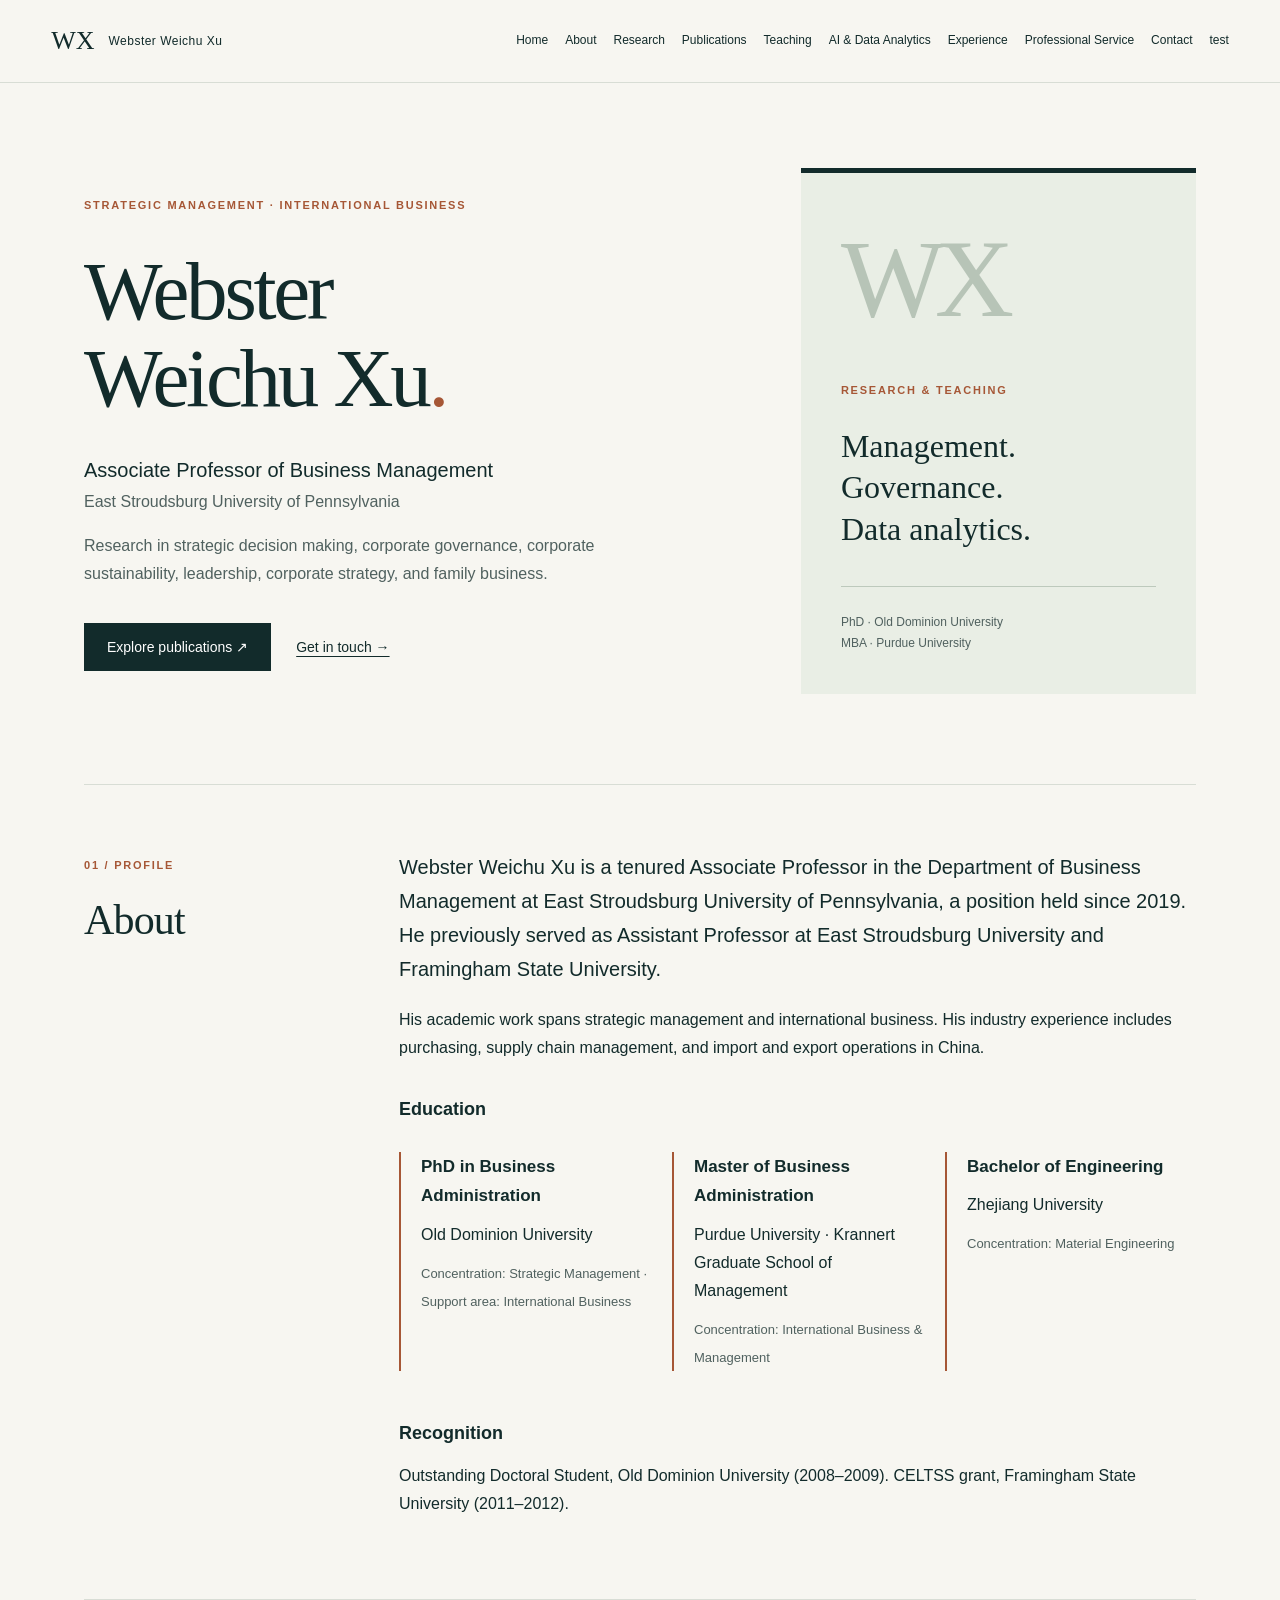
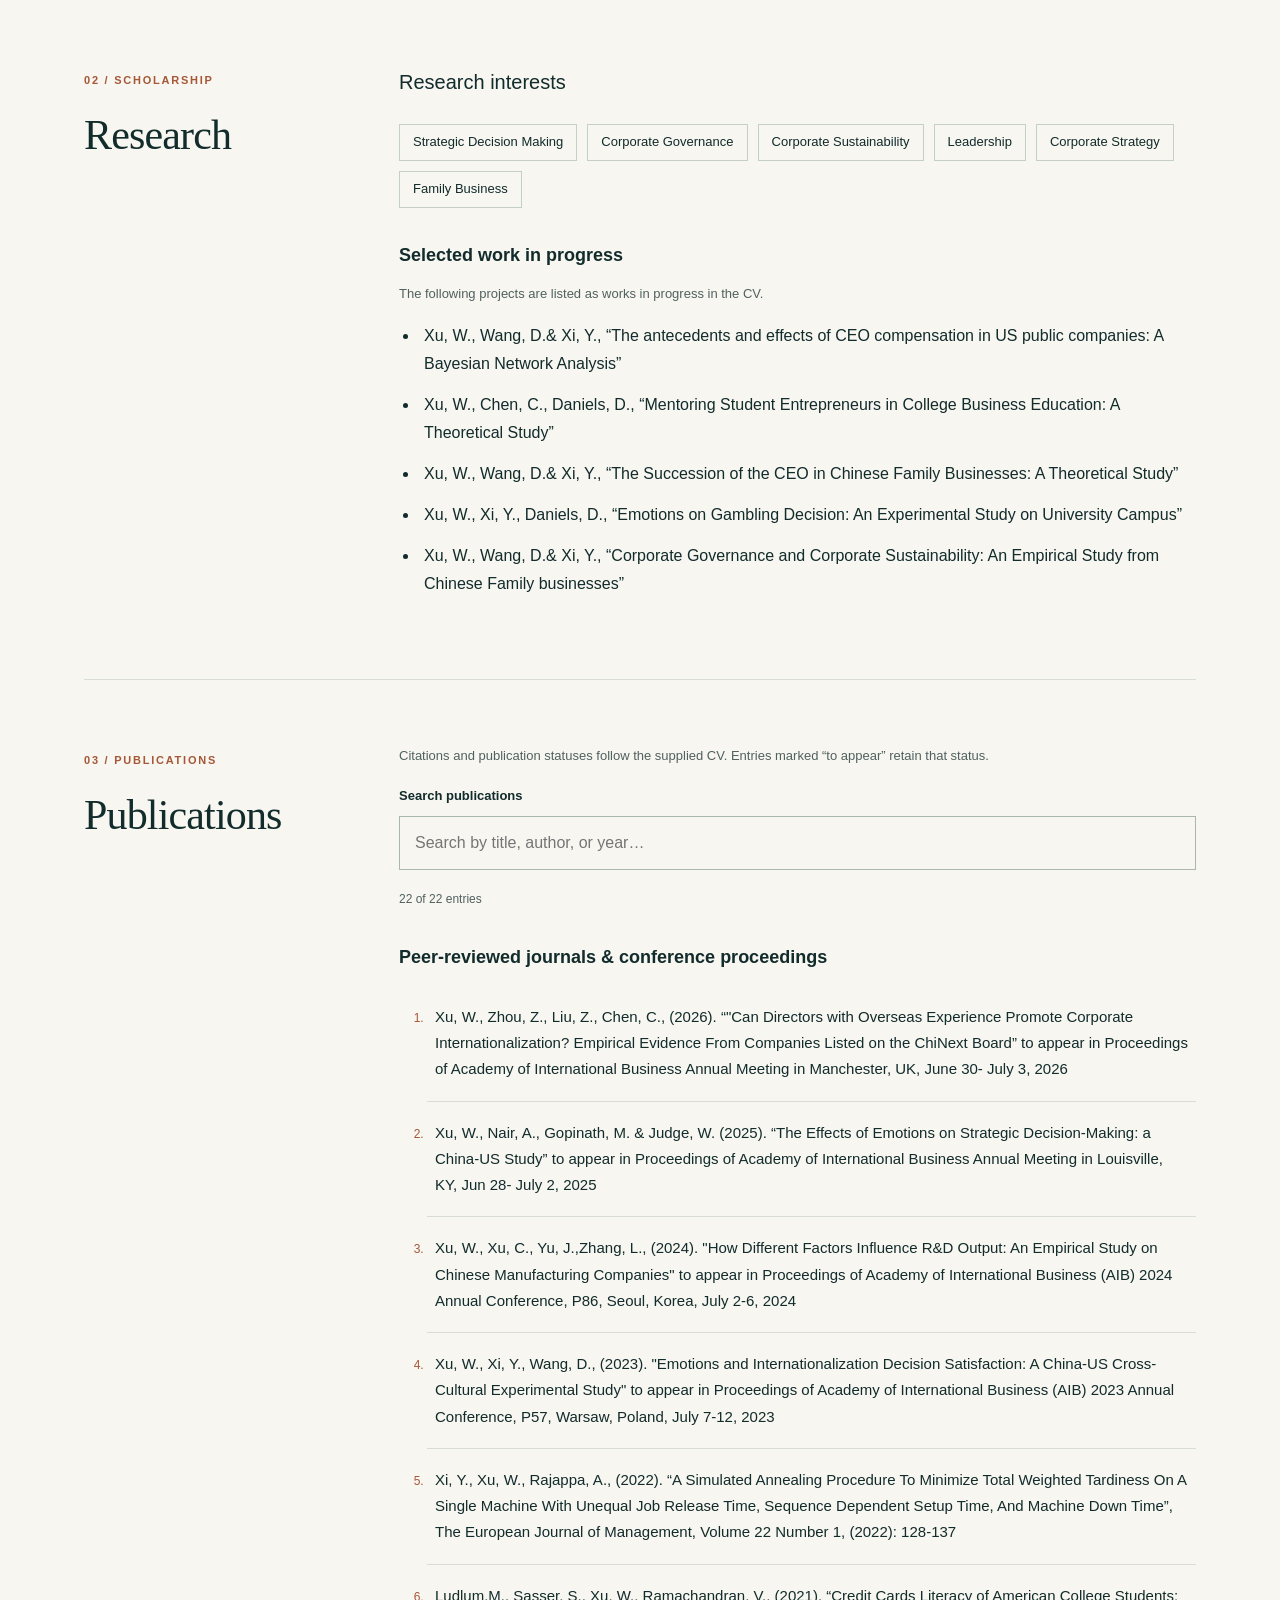
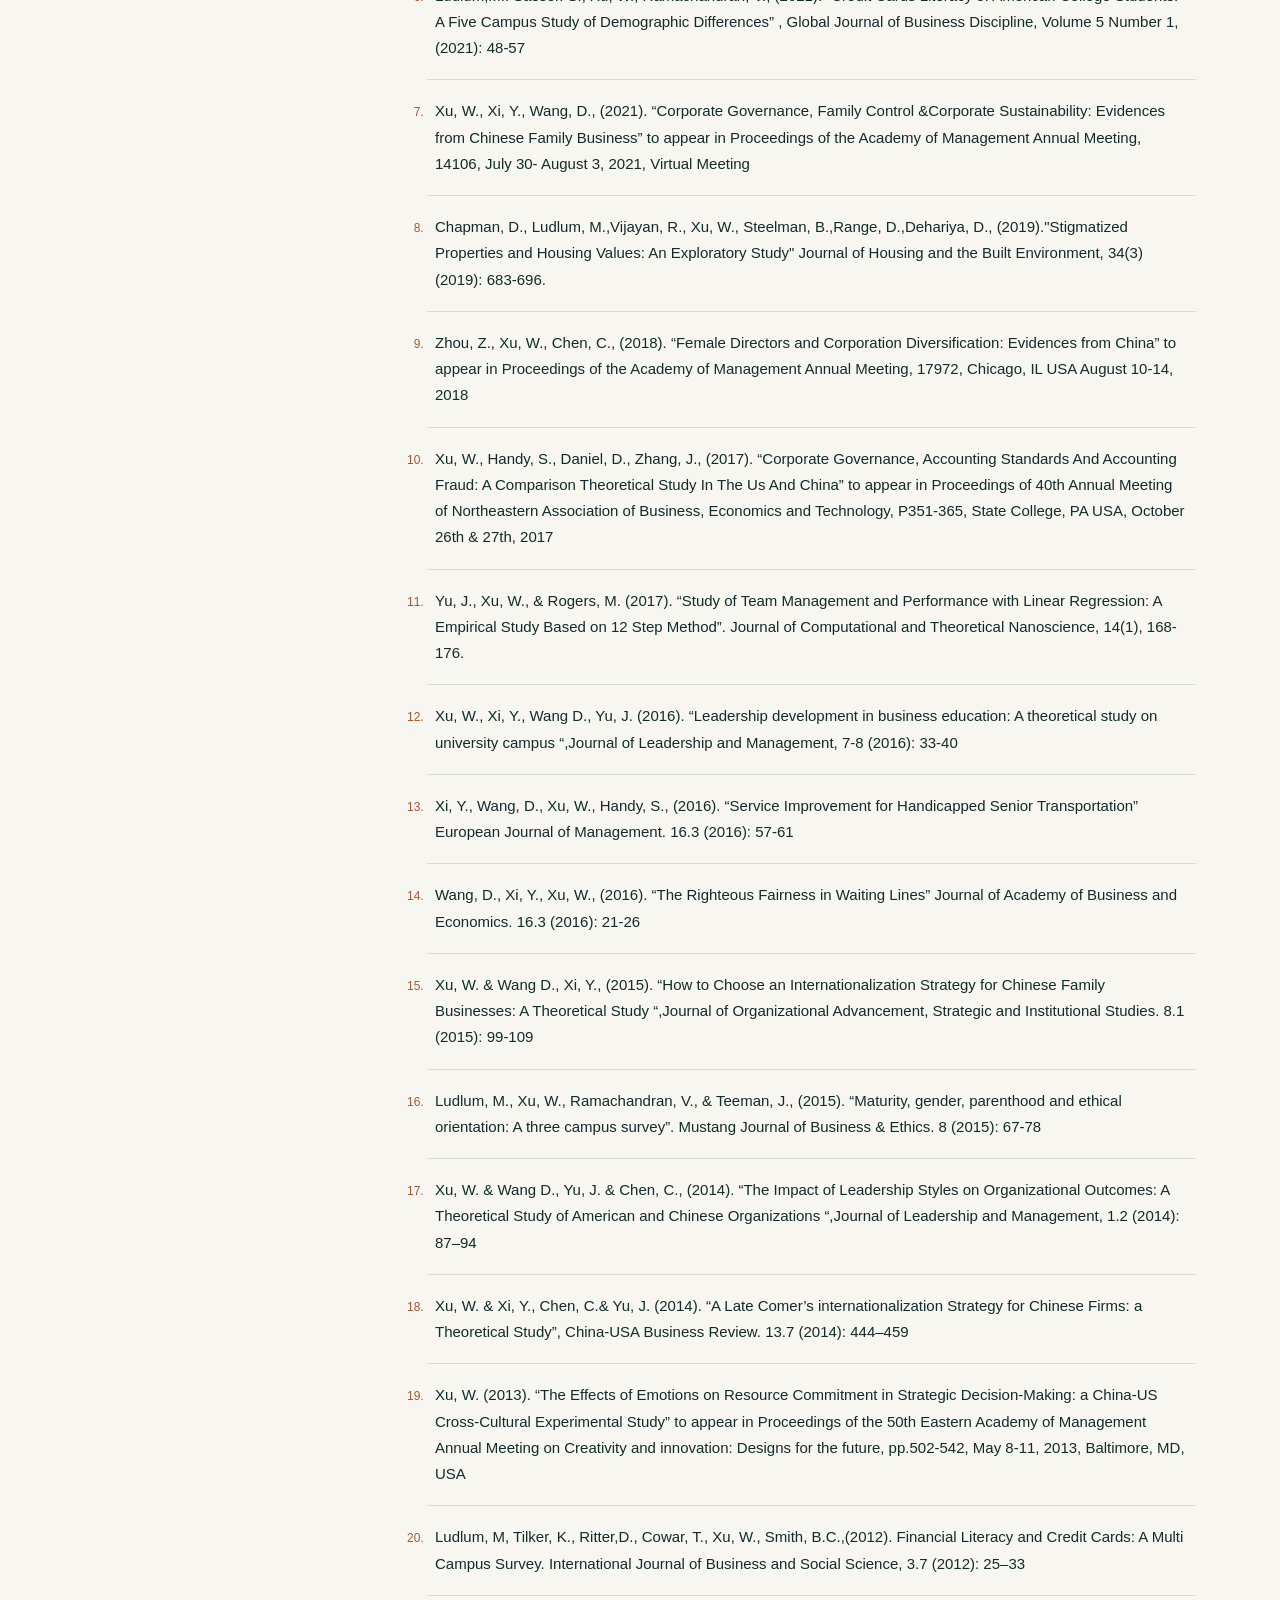
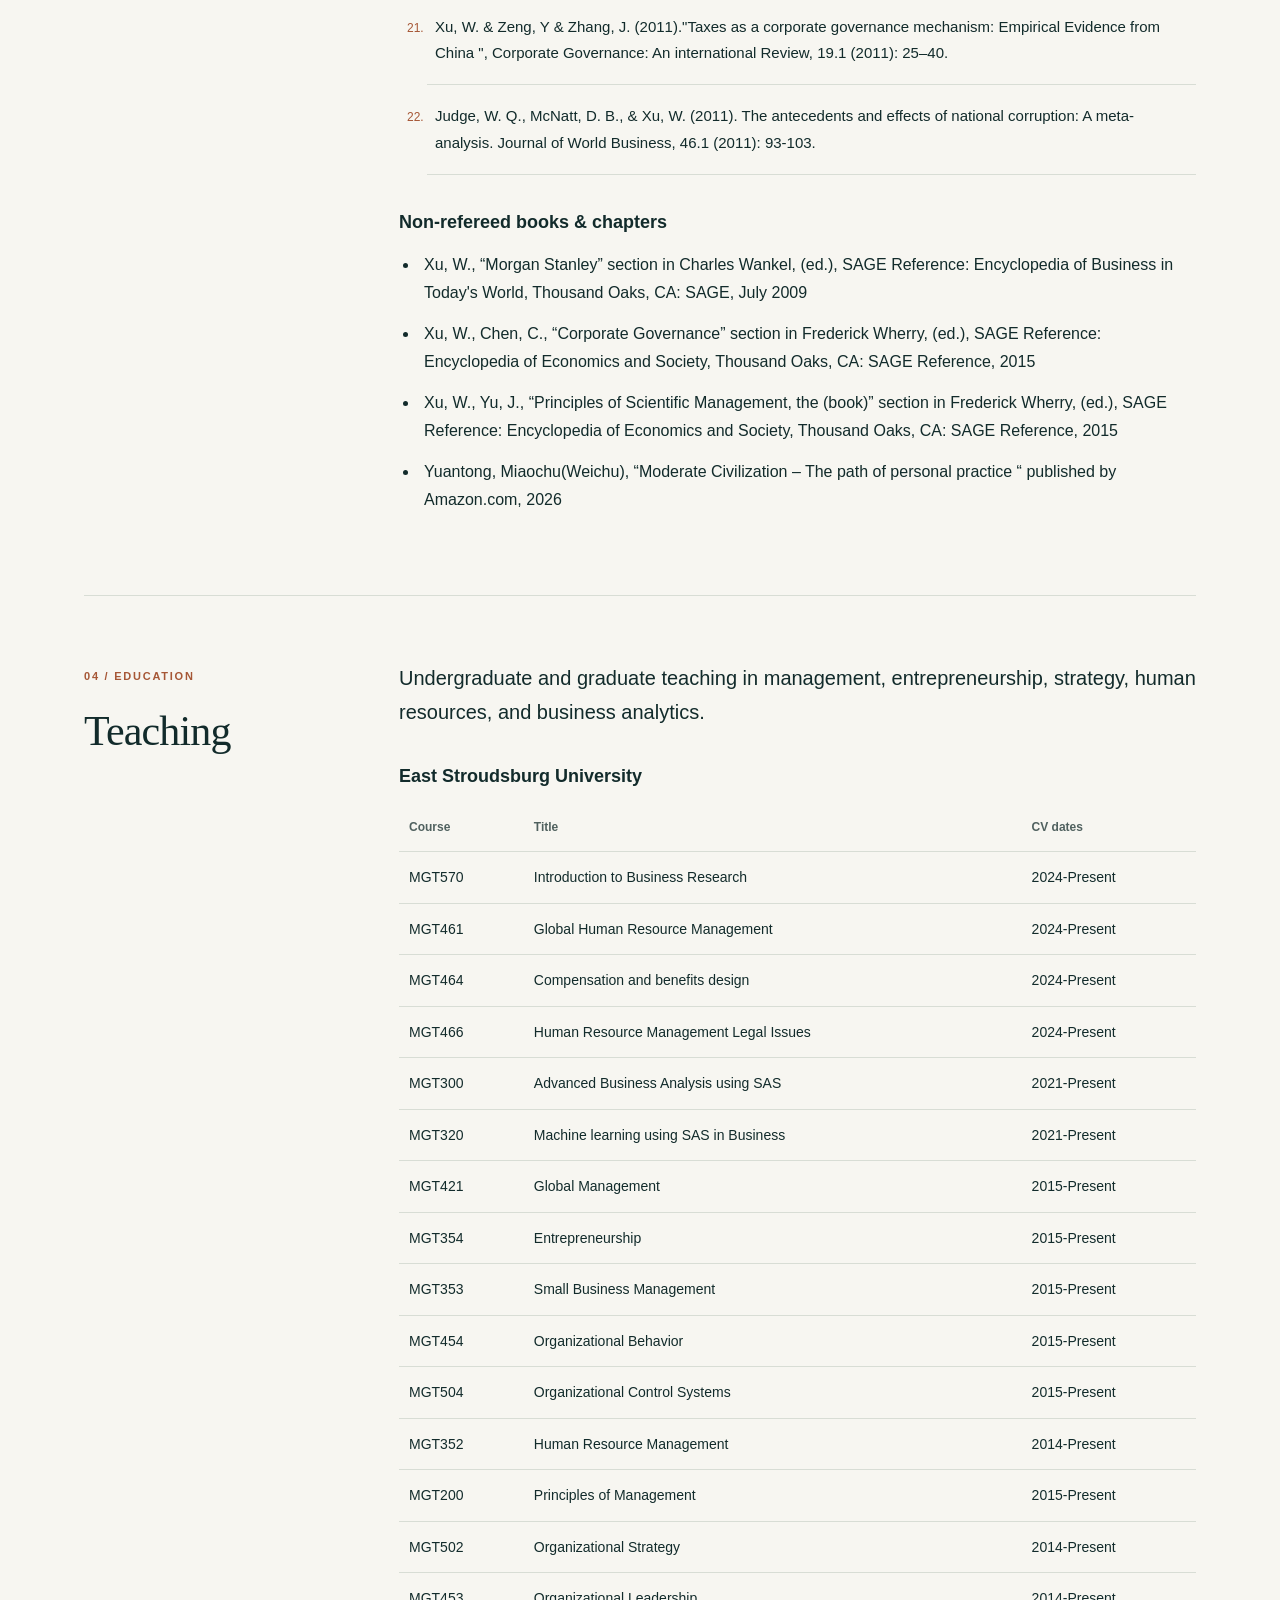
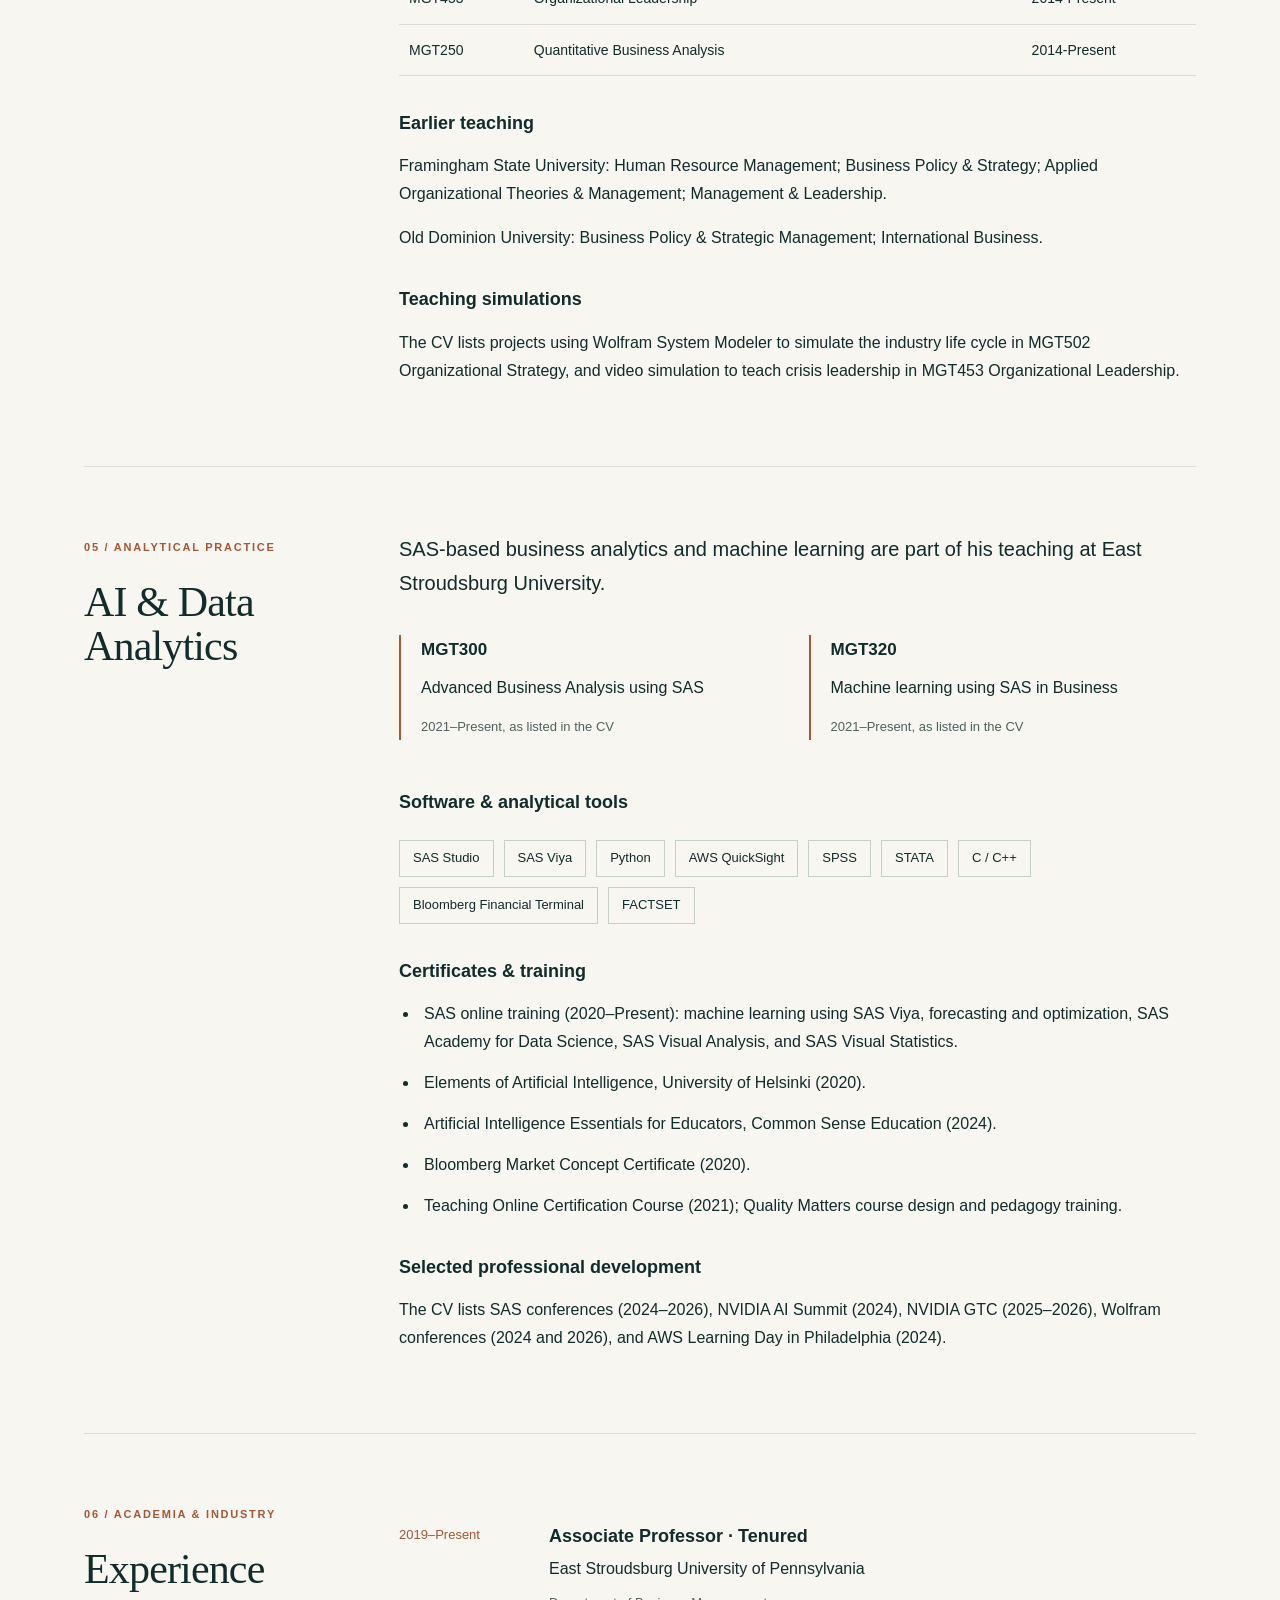
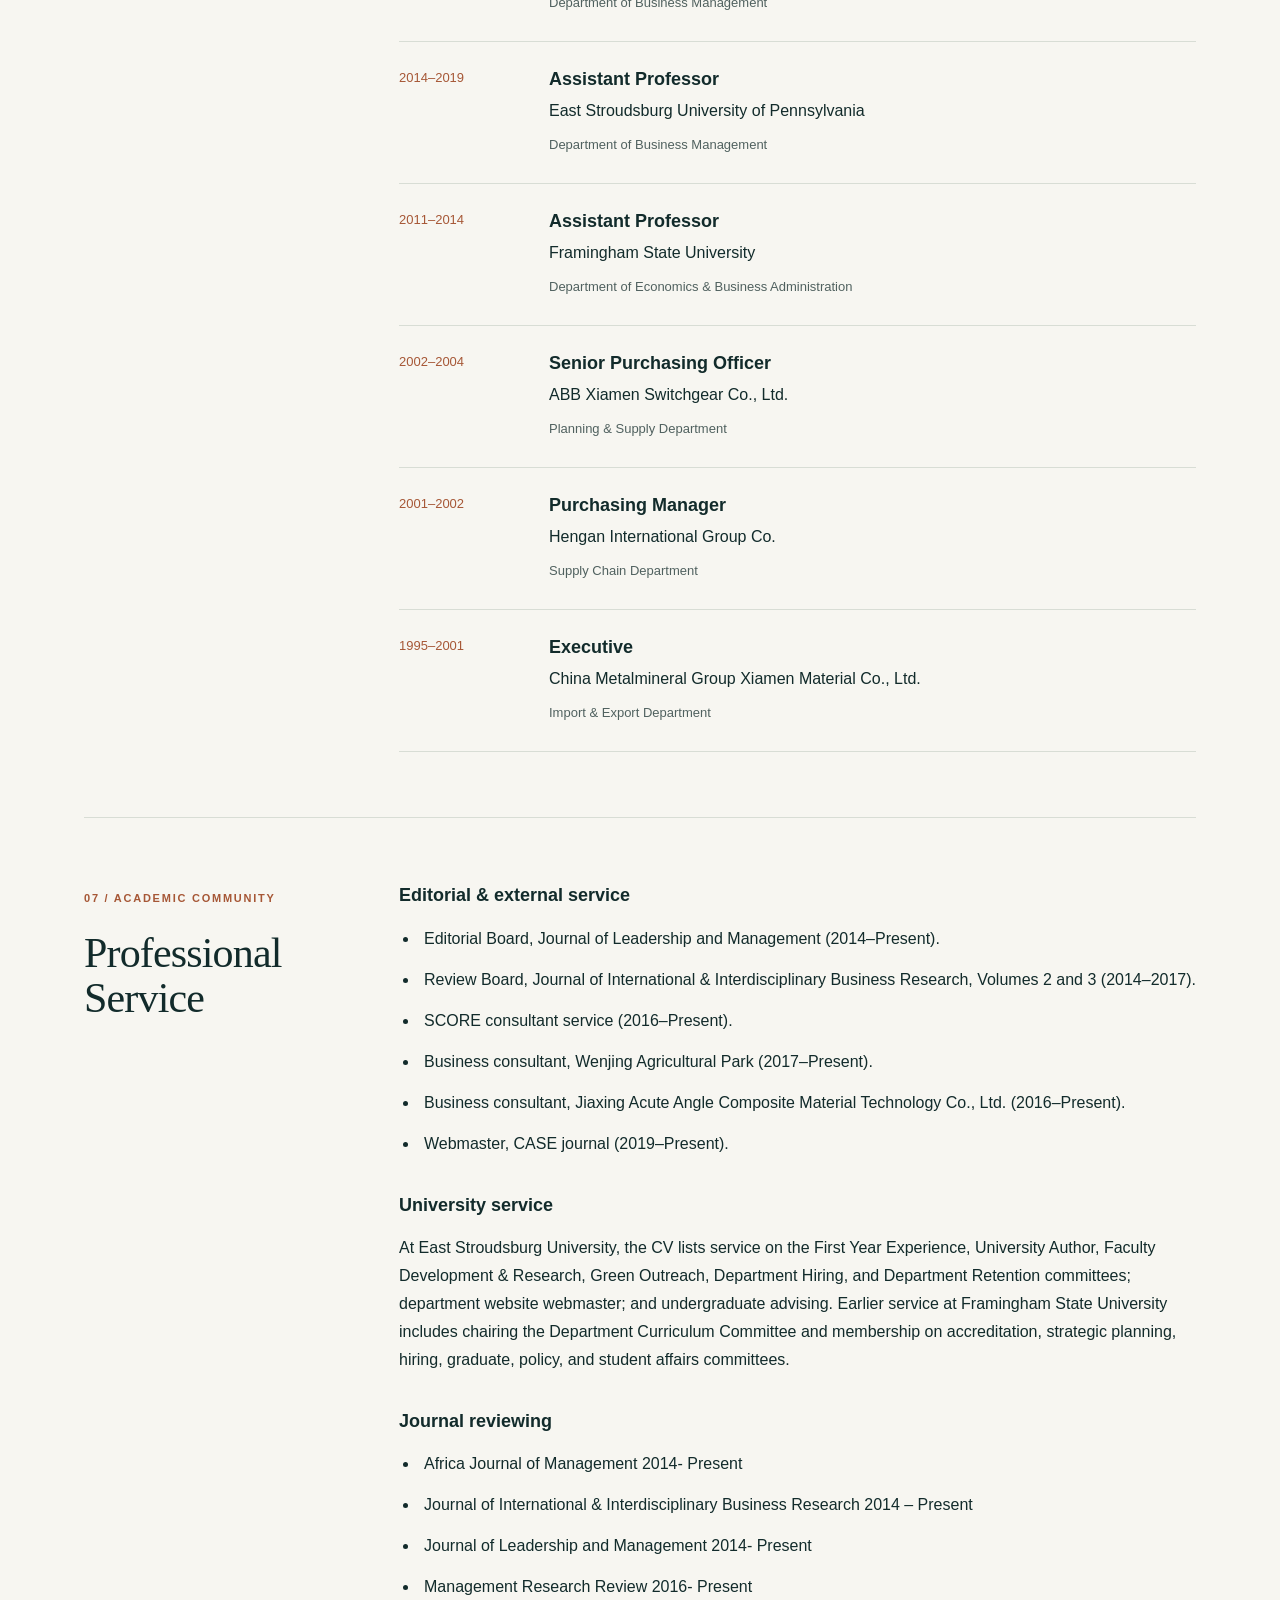
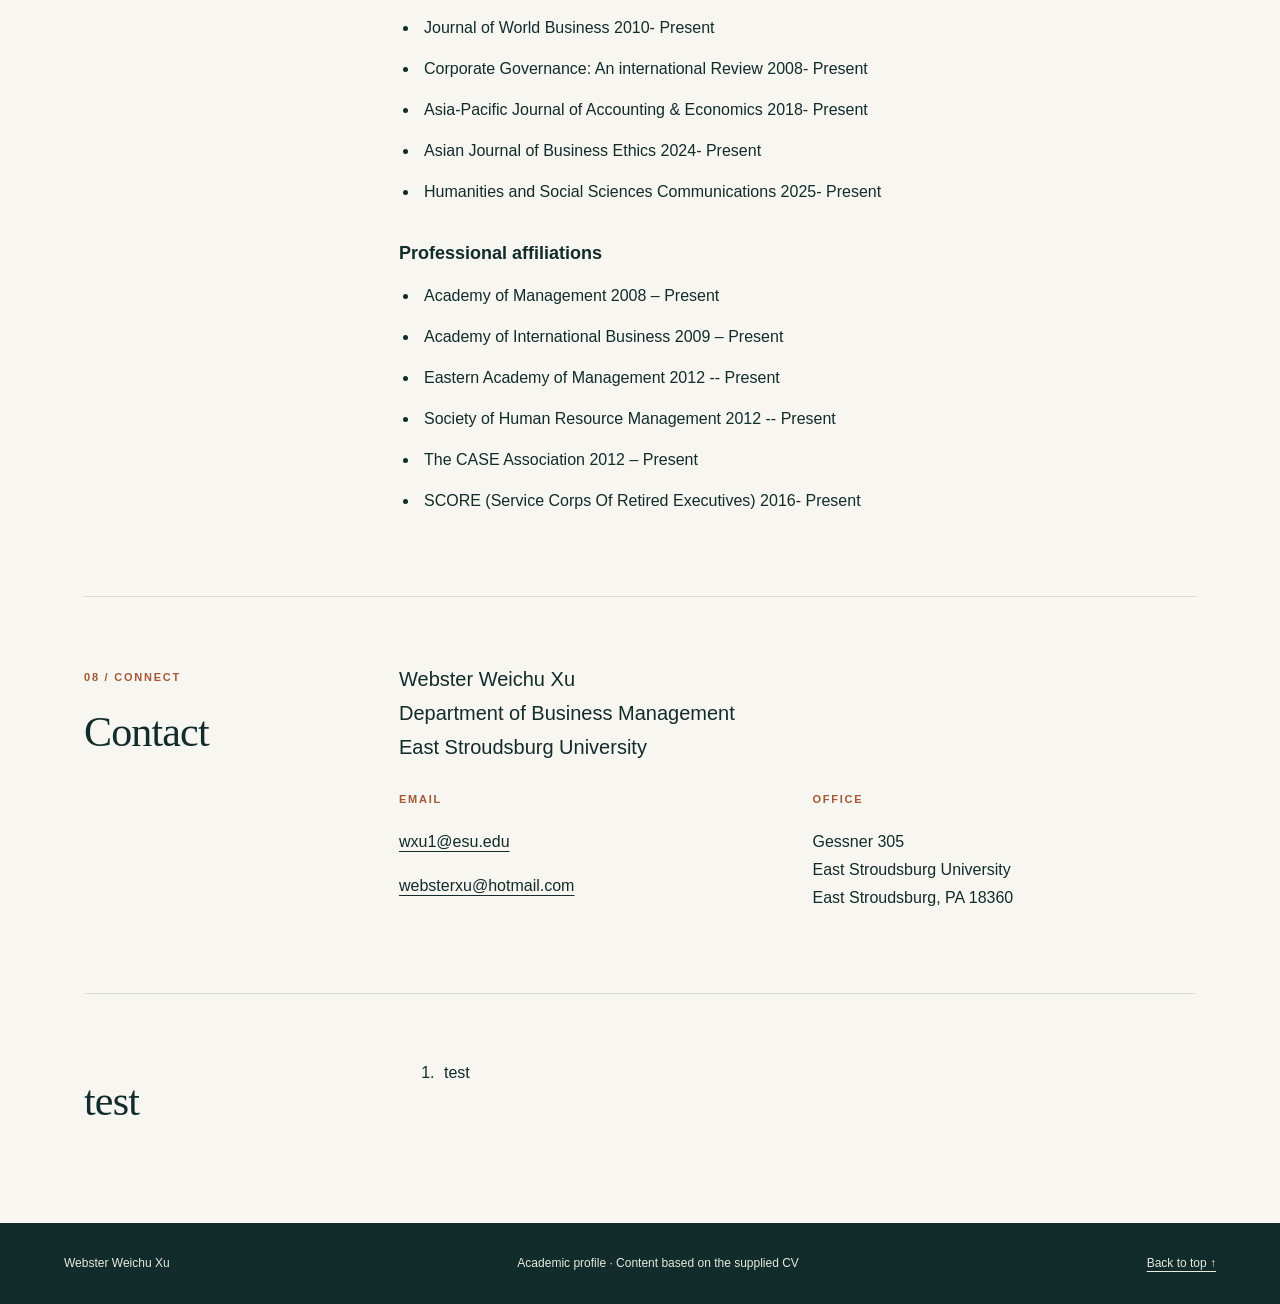
<file: index.html>
<!doctype html><html lang="en"><head><meta charset="utf-8"><meta name="viewport" content="width=device-width, initial-scale=1"><title>Webster Weichu Xu | Academic Website</title><meta name="description" content="Webster Weichu Xu, Associate Professor of Business Management at East Stroudsburg University. Research, publications, teaching, and AI and data analytics."><meta name="theme-color" content="#122b2b"><link rel="stylesheet" href="styles.css"></head><body><a class="skip-link" href="#about">Skip to content</a><header><a class="brand" href="#home">WX<span>Webster Weichu Xu</span></a><button id="menu" type="button" aria-expanded="false" aria-controls="nav">Menu</button><nav id="nav" aria-label="Main navigation"><a href="#home">Home</a><a href="#about">About</a><a href="#research">Research</a><a href="#publications">Publications</a><a href="#teaching">Teaching</a><a href="#ai-data">AI & Data Analytics</a><a href="#experience">Experience</a><a href="#service">Professional Service</a><a href="#contact">Contact</a><a href="#custom-test">test</a></nav></header><main><section id="home" class="hero"><div class="hero-copy"><span class="eyebrow">STRATEGIC MANAGEMENT · INTERNATIONAL BUSINESS</span><h1>Webster<br>Weichu Xu<span class="accent">.</span></h1><p class="role">Associate Professor of Business Management</p><p class="institution">East Stroudsburg University of Pennsylvania</p><p class="intro">Research in strategic decision making, corporate governance, corporate sustainability, leadership, corporate strategy, and family business.</p><div class="actions"><a class="button" href="#publications">Explore publications <span aria-hidden="true">↗</span></a><a class="text-link" href="#contact">Get in touch →</a></div></div><aside class="hero-aside"><div class="monogram" aria-hidden="true">WX</div><p class="eyebrow">RESEARCH & TEACHING</p><p>Management.<br>Governance.<br>Data analytics.</p><div class="aside-foot">PhD · Old Dominion University<br>MBA · Purdue University</div></aside></section><section id="about" class="section"><div class="section-title"><span class="eyebrow">01 / PROFILE</span><h2>About</h2></div><div class="section-body"><p class="lead">Webster Weichu Xu is a tenured Associate Professor in the Department of Business Management at East Stroudsburg University of Pennsylvania, a position held since 2019. He previously served as Assistant Professor at East Stroudsburg University and Framingham State University.</p><p>His academic work spans strategic management and international business. His industry experience includes purchasing, supply chain management, and import and export operations in China.</p><h3>Education</h3><div class="education"><article><h4>PhD in Business Administration</h4><p>Old Dominion University</p><small>Concentration: Strategic Management · Support area: International Business</small></article><article><h4>Master of Business Administration</h4><p>Purdue University · Krannert Graduate School of Management</p><small>Concentration: International Business & Management</small></article><article><h4>Bachelor of Engineering</h4><p>Zhejiang University</p><small>Concentration: Material Engineering</small></article></div><h3>Recognition</h3><p>Outstanding Doctoral Student, Old Dominion University (2008–2009). CELTSS grant, Framingham State University (2011–2012).</p></div></section><section id="research" class="section"><div class="section-title"><span class="eyebrow">02 / SCHOLARSHIP</span><h2>Research</h2></div><div class="section-body"><p class="lead">Research interests</p><div class="tags"><span>Strategic Decision Making</span><span>Corporate Governance</span><span>Corporate Sustainability</span><span>Leadership</span><span>Corporate Strategy</span><span>Family Business</span></div><h3>Selected work in progress</h3><p class="note">The following projects are listed as works in progress in the CV.</p><ul><li>Xu, W., Wang, D.&amp; Xi, Y., “The antecedents and effects of CEO compensation in US public companies: A Bayesian Network Analysis”</li><li>Xu, W., Chen, C., Daniels, D., “Mentoring Student Entrepreneurs in College Business Education: A Theoretical Study”</li><li>Xu, W., Wang, D.&amp; Xi, Y., “The Succession of the CEO in Chinese Family Businesses: A Theoretical Study”</li><li>Xu, W., Xi, Y., Daniels, D., “Emotions on Gambling Decision: An Experimental Study on University Campus”</li><li>Xu, W., Wang, D.&amp; Xi, Y., “Corporate Governance and Corporate Sustainability: An Empirical Study from Chinese Family businesses”</li></ul></div></section><section id="publications" class="section"><div class="section-title"><span class="eyebrow">03 / PUBLICATIONS</span><h2>Publications</h2></div><div class="section-body"><p class="note">Citations and publication statuses follow the supplied CV. Entries marked “to appear” retain that status.</p><label class="search-label" for="pub-search">Search publications</label><input id="pub-search" type="search" placeholder="Search by title, author, or year…"><p id="pub-count" aria-live="polite"></p><h3>Peer-reviewed journals & conference proceedings</h3><ol class="publications"><li class="publication">Xu, W., Zhou, Z., Liu, Z., Chen, C., (2026). “&quot;Can Directors with Overseas Experience Promote Corporate Internationalization? Empirical Evidence From Companies Listed on the ChiNext Board” to appear in Proceedings of Academy of International Business Annual Meeting in Manchester, UK, June 30- July 3, 2026</li><li class="publication">Xu, W., Nair, A., Gopinath, M. &amp; Judge, W. (2025). “The Effects of Emotions on Strategic Decision-Making: a China-US Study” to appear in Proceedings of Academy of International Business Annual Meeting in Louisville, KY, Jun 28- July 2, 2025</li><li class="publication">Xu, W., Xu, C., Yu, J.,Zhang, L., (2024). &quot;How Different Factors Influence R&amp;D Output: An Empirical Study on Chinese Manufacturing Companies&quot; to appear in Proceedings of Academy of International Business (AIB) 2024 Annual Conference, P86, Seoul, Korea, July 2-6, 2024</li><li class="publication">Xu, W., Xi, Y., Wang, D., (2023). &quot;Emotions and Internationalization Decision Satisfaction: A China-US Cross-Cultural Experimental Study&quot; to appear in Proceedings of Academy of International Business (AIB) 2023 Annual Conference, P57, Warsaw, Poland, July 7-12, 2023</li><li class="publication">Xi, Y., Xu, W., Rajappa, A., (2022). “A Simulated Annealing Procedure To Minimize Total Weighted Tardiness On A   Single Machine With Unequal Job Release Time, Sequence Dependent Setup Time, And Machine Down Time”, The European Journal of Management, Volume 22 Number 1, (2022): 128-137</li><li class="publication">Ludlum,M.. Sasser. S., Xu, W., Ramachandran, V., (2021). “Credit Cards Literacy of American College Students: A Five Campus Study of Demographic Differences” , Global Journal of Business Discipline, Volume 5 Number 1,(2021): 48-57</li><li class="publication">Xu, W., Xi, Y., Wang, D., (2021). “Corporate Governance, Family Control &amp;Corporate Sustainability: Evidences from Chinese Family Business” to appear in Proceedings of the Academy of Management Annual Meeting, 14106,  July 30- August 3, 2021, Virtual Meeting</li><li class="publication">Chapman, D., Ludlum, M.,Vijayan, R., Xu, W., Steelman, B.,Range, D.,Dehariya, D., (2019).&quot;Stigmatized Properties and Housing Values: An Exploratory Study&quot; Journal of Housing and the Built Environment, 34(3) (2019): 683-696.</li><li class="publication">Zhou, Z., Xu, W., Chen, C., (2018). “Female Directors and Corporation Diversification: Evidences from China” to appear in Proceedings of the Academy of Management Annual Meeting, 17972, Chicago, IL USA August 10-14, 2018</li><li class="publication">Xu, W., Handy, S., Daniel, D., Zhang, J., (2017). “Corporate Governance, Accounting Standards And Accounting Fraud: A Comparison Theoretical Study In The Us And China” to appear in Proceedings of 40th Annual Meeting of Northeastern Association of Business, Economics and Technology, P351-365, State College, PA USA, October 26th &amp; 27th, 2017</li><li class="publication">Yu, J., Xu, W., &amp; Rogers, M. (2017). “Study of Team Management and Performance with Linear Regression: A Empirical Study Based on 12 Step Method”. Journal of Computational and Theoretical Nanoscience, 14(1), 168-176.</li><li class="publication">Xu, W., Xi, Y., Wang D., Yu, J. (2016). “Leadership development in business education: A theoretical study on university campus “,Journal of Leadership and Management,  7-8 (2016): 33-40</li><li class="publication">Xi, Y., Wang, D., Xu, W., Handy, S., (2016). “Service Improvement for Handicapped Senior Transportation” European Journal of Management. 16.3 (2016): 57-61</li><li class="publication">Wang, D., Xi, Y., Xu, W., (2016). “The Righteous Fairness in Waiting Lines” Journal of Academy of Business and Economics. 16.3 (2016): 21-26</li><li class="publication">Xu, W. &amp; Wang D., Xi, Y., (2015).  “How to Choose an Internationalization Strategy for Chinese Family Businesses: A Theoretical Study “,Journal of Organizational Advancement, Strategic and Institutional Studies. 8.1 (2015): 99-109</li><li class="publication">Ludlum, M., Xu, W., Ramachandran, V., &amp; Teeman, J., (2015). “Maturity, gender, parenthood and ethical orientation: A three campus survey”. Mustang Journal of Business &amp; Ethics. 8 (2015): 67-78 </li><li class="publication">Xu, W. &amp; Wang D., Yu, J. &amp; Chen, C., (2014).  “The Impact of Leadership Styles on Organizational Outcomes: A Theoretical Study of American and Chinese Organizations “,Journal of Leadership and Management, 1.2 (2014): 87–94</li><li class="publication">Xu, W. &amp; Xi, Y., Chen, C.&amp; Yu, J. (2014).  “A Late Comer’s internationalization Strategy for Chinese Firms: a Theoretical Study”, China-USA Business Review. 13.7 (2014): 444–459</li><li class="publication">Xu, W. (2013). “The Effects of Emotions on Resource Commitment in Strategic Decision-Making: a China-US Cross-Cultural Experimental Study” to appear in Proceedings of the 50th Eastern Academy of Management Annual Meeting on Creativity and innovation: Designs for the future, pp.502-542, May 8-11, 2013, Baltimore, MD, USA</li><li class="publication">Ludlum, M, Tilker, K., Ritter,D., Cowar, T., Xu, W., Smith, B.C.,(2012). Financial Literacy and Credit Cards: A   Multi Campus Survey. International Journal of Business and Social Science, 3.7 (2012): 25–33</li><li class="publication">Xu, W. &amp; Zeng, Y &amp; Zhang, J. (2011).&quot;Taxes as a corporate governance mechanism: Empirical Evidence from China &quot;, Corporate Governance: An international Review, 19.1 (2011): 25–40.</li><li class="publication">Judge, W. Q., McNatt, D. B., &amp; Xu, W. (2011). The antecedents and effects of national corruption: A meta-analysis. Journal of World Business, 46.1 (2011): 93-103.</li></ol><h3>Non-refereed books & chapters</h3><ul><li>Xu, W., “Morgan Stanley” section in Charles Wankel, (ed.), SAGE Reference: Encyclopedia of Business in Today&#x27;s World, Thousand Oaks, CA: SAGE, July 2009</li><li>Xu, W., Chen, C., “Corporate Governance” section in Frederick Wherry, (ed.), SAGE Reference: Encyclopedia of Economics and Society, Thousand Oaks, CA: SAGE Reference, 2015</li><li>Xu, W., Yu, J., “Principles of Scientific Management, the (book)” section in Frederick Wherry, (ed.), SAGE Reference: Encyclopedia of Economics and Society, Thousand Oaks, CA: SAGE Reference, 2015</li><li>Yuantong, Miaochu(Weichu), “Moderate Civilization – The path of personal practice “ published by Amazon.com, 2026</li></ul></div></section><section id="teaching" class="section"><div class="section-title"><span class="eyebrow">04 / EDUCATION</span><h2>Teaching</h2></div><div class="section-body"><p class="lead">Undergraduate and graduate teaching in management, entrepreneurship, strategy, human resources, and business analytics.</p><h3>East Stroudsburg University</h3><div class="table-wrap"><table><thead><tr><th>Course</th><th>Title</th><th>CV dates</th></tr></thead><tbody><tr><td>MGT570</td><td>Introduction to Business Research</td><td>2024-Present</td></tr><tr><td>MGT461</td><td>Global Human Resource Management</td><td>2024-Present</td></tr><tr><td>MGT464</td><td>Compensation and benefits design</td><td>2024-Present</td></tr><tr><td>MGT466</td><td>Human Resource Management Legal Issues</td><td>2024-Present</td></tr><tr><td>MGT300</td><td>Advanced Business Analysis using SAS</td><td>2021-Present</td></tr><tr><td>MGT320</td><td>Machine learning using SAS in Business</td><td>2021-Present</td></tr><tr><td>MGT421</td><td>Global Management</td><td>2015-Present</td></tr><tr><td>MGT354</td><td>Entrepreneurship</td><td>2015-Present</td></tr><tr><td>MGT353</td><td>Small Business Management</td><td>2015-Present</td></tr><tr><td>MGT454</td><td>Organizational Behavior</td><td>2015-Present</td></tr><tr><td>MGT504</td><td>Organizational Control Systems</td><td>2015-Present</td></tr><tr><td>MGT352</td><td>Human Resource Management</td><td>2014-Present</td></tr><tr><td>MGT200</td><td>Principles of Management</td><td>2015-Present</td></tr><tr><td>MGT502</td><td>Organizational Strategy</td><td>2014-Present</td></tr><tr><td>MGT453</td><td>Organizational Leadership</td><td>2014-Present</td></tr><tr><td>MGT250</td><td>Quantitative Business Analysis</td><td>2014-Present</td></tr></tbody></table></div><h3>Earlier teaching</h3><p>Framingham State University: Human Resource Management; Business Policy & Strategy; Applied Organizational Theories & Management; Management & Leadership.</p><p>Old Dominion University: Business Policy & Strategic Management; International Business.</p><h3>Teaching simulations</h3><p>The CV lists projects using Wolfram System Modeler to simulate the industry life cycle in MGT502 Organizational Strategy, and video simulation to teach crisis leadership in MGT453 Organizational Leadership.</p></div></section><section id="ai-data" class="section"><div class="section-title"><span class="eyebrow">05 / ANALYTICAL PRACTICE</span><h2>AI & Data Analytics</h2></div><div class="section-body"><p class="lead">SAS-based business analytics and machine learning are part of his teaching at East Stroudsburg University.</p><div class="education"><article><h4>MGT300</h4><p>Advanced Business Analysis using SAS</p><small>2021–Present, as listed in the CV</small></article><article><h4>MGT320</h4><p>Machine learning using SAS in Business</p><small>2021–Present, as listed in the CV</small></article></div><h3>Software & analytical tools</h3><div class="tags"><span>SAS Studio</span><span>SAS Viya</span><span>Python</span><span>AWS QuickSight</span><span>SPSS</span><span>STATA</span><span>C / C++</span><span>Bloomberg Financial Terminal</span><span>FACTSET</span></div><h3>Certificates & training</h3><ul><li>SAS online training (2020–Present): machine learning using SAS Viya, forecasting and optimization, SAS Academy for Data Science, SAS Visual Analysis, and SAS Visual Statistics.</li><li>Elements of Artificial Intelligence, University of Helsinki (2020).</li><li>Artificial Intelligence Essentials for Educators, Common Sense Education (2024).</li><li>Bloomberg Market Concept Certificate (2020).</li><li>Teaching Online Certification Course (2021); Quality Matters course design and pedagogy training.</li></ul><h3>Selected professional development</h3><p>The CV lists SAS conferences (2024–2026), NVIDIA AI Summit (2024), NVIDIA GTC (2025–2026), Wolfram conferences (2024 and 2026), and AWS Learning Day in Philadelphia (2024).</p></div></section><section id="experience" class="section"><div class="section-title"><span class="eyebrow">06 / ACADEMIA & INDUSTRY</span><h2>Experience</h2></div><div class="section-body"><div class="timeline"><article><span class="date">2019–Present</span><div><h3>Associate Professor · Tenured</h3><p>East Stroudsburg University of Pennsylvania</p><small>Department of Business Management</small></div></article><article><span class="date">2014–2019</span><div><h3>Assistant Professor</h3><p>East Stroudsburg University of Pennsylvania</p><small>Department of Business Management</small></div></article><article><span class="date">2011–2014</span><div><h3>Assistant Professor</h3><p>Framingham State University</p><small>Department of Economics & Business Administration</small></div></article><article><span class="date">2002–2004</span><div><h3>Senior Purchasing Officer</h3><p>ABB Xiamen Switchgear Co., Ltd.</p><small>Planning & Supply Department</small></div></article><article><span class="date">2001–2002</span><div><h3>Purchasing Manager</h3><p>Hengan International Group Co.</p><small>Supply Chain Department</small></div></article><article><span class="date">1995–2001</span><div><h3>Executive</h3><p>China Metalmineral Group Xiamen Material Co., Ltd.</p><small>Import & Export Department</small></div></article></div></div></section><section id="service" class="section"><div class="section-title"><span class="eyebrow">07 / ACADEMIC COMMUNITY</span><h2>Professional Service</h2></div><div class="section-body"><h3>Editorial & external service</h3><ul><li>Editorial Board, Journal of Leadership and Management (2014–Present).</li><li>Review Board, Journal of International & Interdisciplinary Business Research, Volumes 2 and 3 (2014–2017).</li><li>SCORE consultant service (2016–Present).</li><li>Business consultant, Wenjing Agricultural Park (2017–Present).</li><li>Business consultant, Jiaxing Acute Angle Composite Material Technology Co., Ltd. (2016–Present).</li><li>Webmaster, CASE journal (2019–Present).</li></ul><h3>University service</h3><p>At East Stroudsburg University, the CV lists service on the First Year Experience, University Author, Faculty Development & Research, Green Outreach, Department Hiring, and Department Retention committees; department website webmaster; and undergraduate advising. Earlier service at Framingham State University includes chairing the Department Curriculum Committee and membership on accreditation, strategic planning, hiring, graduate, policy, and student affairs committees.</p><h3>Journal reviewing</h3><ul><li>Africa Journal of Management 2014- Present</li><li>Journal of International &amp; Interdisciplinary Business Research 2014 – Present</li><li>Journal of Leadership and Management 2014- Present</li><li>Management Research Review 2016- Present</li><li>Journal of World Business 2010- Present</li><li>Corporate Governance: An international Review 2008- Present</li><li>Asia-Pacific Journal of Accounting &amp; Economics 2018- Present</li><li>Asian Journal of Business Ethics 2024- Present</li><li>Humanities and Social Sciences Communications 2025- Present</li></ul><h3>Professional affiliations</h3><ul><li>Academy of Management 2008 – Present</li><li>Academy of International Business 2009 – Present</li><li>Eastern Academy of Management 2012 -- Present</li><li>Society of Human Resource Management 2012 -- Present</li><li>The CASE Association 2012 – Present</li><li>SCORE (Service Corps Of Retired Executives) 2016- Present</li></ul></div></section><section id="contact" class="section"><div class="section-title"><span class="eyebrow">08 / CONNECT</span><h2>Contact</h2></div><div class="section-body"><p class="lead">Webster Weichu Xu<br>Department of Business Management<br>East Stroudsburg University</p><div class="contact-grid"><div><span class="eyebrow">EMAIL</span><p><a href="mailto:wxu1@esu.edu">wxu1@esu.edu</a></p><p><a href="mailto:websterxu@hotmail.com">websterxu@hotmail.com</a></p></div><div><span class="eyebrow">OFFICE</span><p>Gessner 305<br>East Stroudsburg University<br>East Stroudsburg, PA 18360</p></div></div></div></section><section id="custom-test" class="section" data-owner-section><div class="section-title"><h2>test</h2></div><div class="section-body"><ol><li class="owner-entry">test</li></ol></div></section></main><footer><span>Webster Weichu Xu</span><span>Academic profile · Content based on the supplied CV</span><a href="#home">Back to top ↑</a></footer><script src="script.js"></script></body></html>
</file>
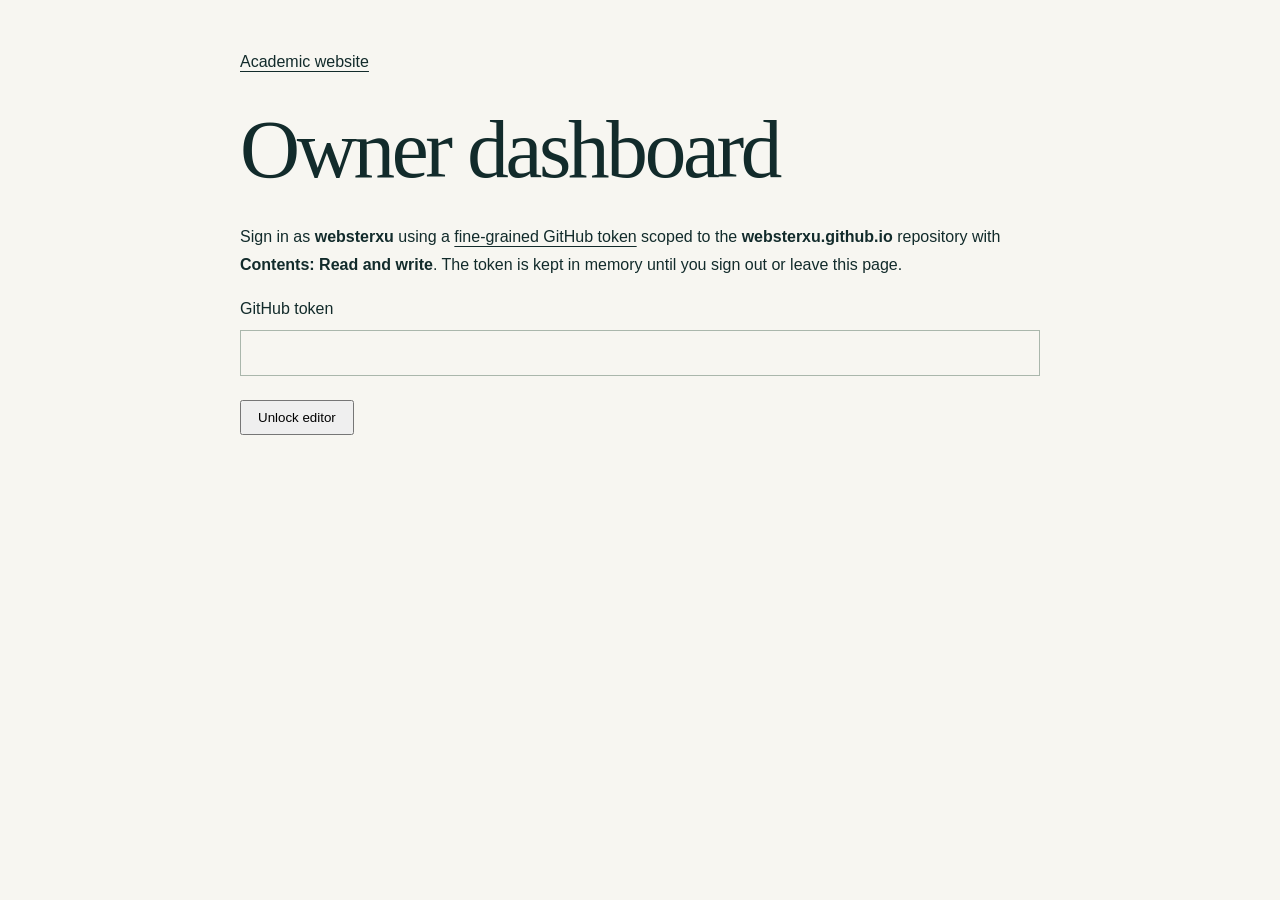
<file: admin.html>
<!doctype html>
<html lang="en"><meta charset="utf-8"><meta name="viewport" content="width=device-width, initial-scale=1">
<meta http-equiv="Content-Security-Policy" content="default-src 'none'; script-src 'self'; style-src 'self' 'unsafe-inline'; connect-src https://api.github.com; base-uri 'none'; form-action 'none'">
<title>Academic website owner dashboard</title><link rel="stylesheet" href="styles.css">
<style>main{max-width:52rem;margin:2rem auto;padding:1rem}label{display:block;margin:1rem 0}input,select,textarea{display:block;width:100%;font:inherit;padding:.5rem}button{margin:.5rem .5rem .5rem 0;padding:.5rem 1rem}[hidden]{display:none!important}</style>
<main>
<a href="/">Academic website</a><h1>Owner dashboard</h1>
<form id="login">
<p>Sign in as <strong>websterxu</strong> using a <a href="https://github.com/settings/personal-access-tokens/new">fine-grained GitHub token</a> scoped to the <strong>websterxu.github.io</strong> repository with <strong>Contents: Read and write</strong>. The token is kept in memory until you sign out or leave this page.</p>
<label>GitHub token<input id="token" type="password" required autocomplete="off"></label><button>Unlock editor</button>
</form>
<form id="editor" hidden>
<p>Use CV-supported information. Keep mobile phone numbers and immigration status out of public entries.</p>
<label>Section<select id="section"><option value="publications">Publications</option><option value="teaching">Teaching courses</option></select></label>
<label>Entry<select id="entry"></select></label>
<div id="fields"></div>
<button id="delete" type="button" disabled>Delete selected entry</button>
<button id="publish">Publish to GitHub Pages</button><button id="logout" type="button">Sign out</button>
</form>
<form id="new-section" hidden><h2>Create a section</h2><label>Section title<input id="new-title" required maxlength="80"></label><label>First entry<textarea id="new-entry" required maxlength="3000"></textarea></label><button>Create and publish section</button></form>
<p id="status" role="status" aria-live="polite"></p>
</main><script src="admin-v2.js"></script></html>
</file>
<file: styles.css>
:root{--ink:#122b2b;--muted:#50615f;--paper:#f7f6f1;--line:#d8ddd5;--accent:#a65736}*{box-sizing:border-box}html{scroll-behavior:smooth;scroll-padding-top:100px}body{margin:0;background:var(--paper);color:var(--ink);font-family:Arial,Helvetica,sans-serif;font-size:16px;line-height:1.75}a{color:inherit;text-underline-offset:4px}a:hover{color:var(--accent)}a:focus-visible,button:focus-visible,input:focus-visible{outline:3px solid var(--accent);outline-offset:5px}.skip-link{position:absolute;top:-100px}.skip-link:focus{top:10px;background:white;z-index:20}header{position:sticky;top:0;z-index:10;background:rgba(247,246,241,.98);border-bottom:1px solid var(--line);padding:18px 4vw;display:flex;gap:35px;align-items:center;justify-content:space-between}.brand{font-family:Georgia,serif;font-size:26px;text-decoration:none;display:flex;align-items:center;gap:14px;white-space:nowrap}.brand span{font:12px Arial;letter-spacing:.04em}nav{display:flex;gap:17px;flex-wrap:wrap;justify-content:flex-end}nav a{font-size:12px;text-decoration:none}#menu{display:none}main{max-width:1240px;margin:auto;padding:0 5vw}.hero{display:grid;grid-template-columns:1.65fr 1fr;gap:65px;padding:85px 0 90px;min-height:690px;align-items:center}.eyebrow{font-size:11px;letter-spacing:.16em;font-weight:bold;color:var(--accent)}h1,h2{font-family:Georgia,'Times New Roman',serif;font-weight:normal;line-height:1.05}h1{font-size:clamp(60px,6.5vw,94px);letter-spacing:-.04em;margin:30px 0}.accent{color:var(--accent)}.role{font-size:20px;margin-bottom:0}.institution{color:var(--muted);margin-top:0}.intro{max-width:600px;color:var(--muted)}.actions{display:flex;gap:25px;align-items:center;margin-top:35px}.button{background:var(--ink);color:white;padding:12px 23px;text-decoration:none;font-size:14px}.button:hover{background:var(--accent);color:white}.text-link{font-size:14px}.hero-aside{background:#e9eee5;padding:40px;align-self:stretch;display:flex;flex-direction:column;justify-content:center;position:relative;border-top:5px solid var(--ink)}.monogram{font:110px Georgia;letter-spacing:-10px;color:#b7c4b7;line-height:1.2;margin-bottom:25px}.hero-aside>p:not(.eyebrow){font:32px/1.3 Georgia;margin:15px 0 35px}.aside-foot{border-top:1px solid #bdc9bc;padding-top:25px;font-size:12px;color:var(--muted)}.section{display:grid;grid-template-columns:260px minmax(0,1fr);gap:55px;border-top:1px solid var(--line);padding:65px 0}.section h2{font-size:42px;letter-spacing:-.02em;margin-top:20px}.section-body>:first-child{margin-top:0}.lead{font-size:20px;line-height:1.7}h3{font-size:18px;line-height:1.4;margin:35px 0 15px}h4{margin:0;font-size:17px}.education{display:grid;grid-template-columns:repeat(auto-fit,minmax(210px,1fr));gap:22px}.education article{border-left:2px solid var(--accent);padding-left:20px;margin:15px 0}.education p{margin:10px 0}small,.note{color:var(--muted);font-size:13px}.tags{display:flex;gap:10px;flex-wrap:wrap;margin:25px 0}.tags span{border:1px solid #c4cfc5;padding:6px 13px;font-size:13px}ul{padding-left:20px}li{padding-left:5px;margin-bottom:13px}.publications{padding-left:28px}.publication{padding:18px 8px;border-bottom:1px solid var(--line);font-size:15px;margin:0}.publication::marker{color:var(--accent);font-size:12px}input{width:100%;border:1px solid #aab7ac;background:transparent;font:inherit;padding:12px 15px;margin:7px 0}.search-label{font-size:13px;font-weight:bold}#pub-count{font-size:12px;color:var(--muted)}.table-wrap{overflow:auto}table{width:100%;border-collapse:collapse;font-size:14px}th{text-align:left;font-size:12px;color:var(--muted)}td,th{padding:13px 10px;border-bottom:1px solid var(--line)}td:first-child,td:last-child{white-space:nowrap}.timeline article{display:grid;grid-template-columns:125px 1fr;padding:25px 0;border-bottom:1px solid var(--line);gap:25px}.timeline h3{margin:0}.timeline p{margin:5px 0}.date{font-size:13px;color:var(--accent)}.contact-grid{display:grid;grid-template-columns:1fr 1fr;gap:30px}footer{background:var(--ink);color:#e5eade;padding:30px 5vw;display:flex;justify-content:space-between;gap:20px;font-size:12px}footer a{color:inherit}[hidden]{display:none!important}@media(max-width:1100px){header{flex-wrap:wrap;gap:12px}nav{justify-content:flex-start}.section{grid-template-columns:210px minmax(0,1fr);gap:35px}.hero{gap:30px}}@media(max-width:760px){html{scroll-padding-top:90px}header{padding:16px 6vw;justify-content:space-between}.brand span{font-size:11px}#menu{display:block;background:transparent;border:1px solid #aab7ac;padding:7px 12px;color:var(--ink)}nav{display:none;width:100%;gap:0;flex-direction:column;max-height:65vh;overflow:auto}nav.open{display:flex}nav a{padding:9px 0;font-size:14px}main{padding:0 6vw}.hero{grid-template-columns:1fr;padding:45px 0;gap:35px;min-height:0}h1{font-size:64px}.hero-aside{padding:28px}.monogram{display:none}.hero-aside>p:not(.eyebrow){font-size:26px;margin:10px 0 20px}.section{grid-template-columns:1fr;gap:10px;padding:40px 0}.section h2{font-size:36px;margin:12px 0 20px}.lead{font-size:18px}.actions{flex-wrap:wrap}.contact-grid{grid-template-columns:1fr;gap:10px}.timeline article{grid-template-columns:1fr;gap:5px}footer{flex-direction:column}.education{grid-template-columns:1fr}}@media(prefers-reduced-motion:reduce){html{scroll-behavior:auto}}
</file>
